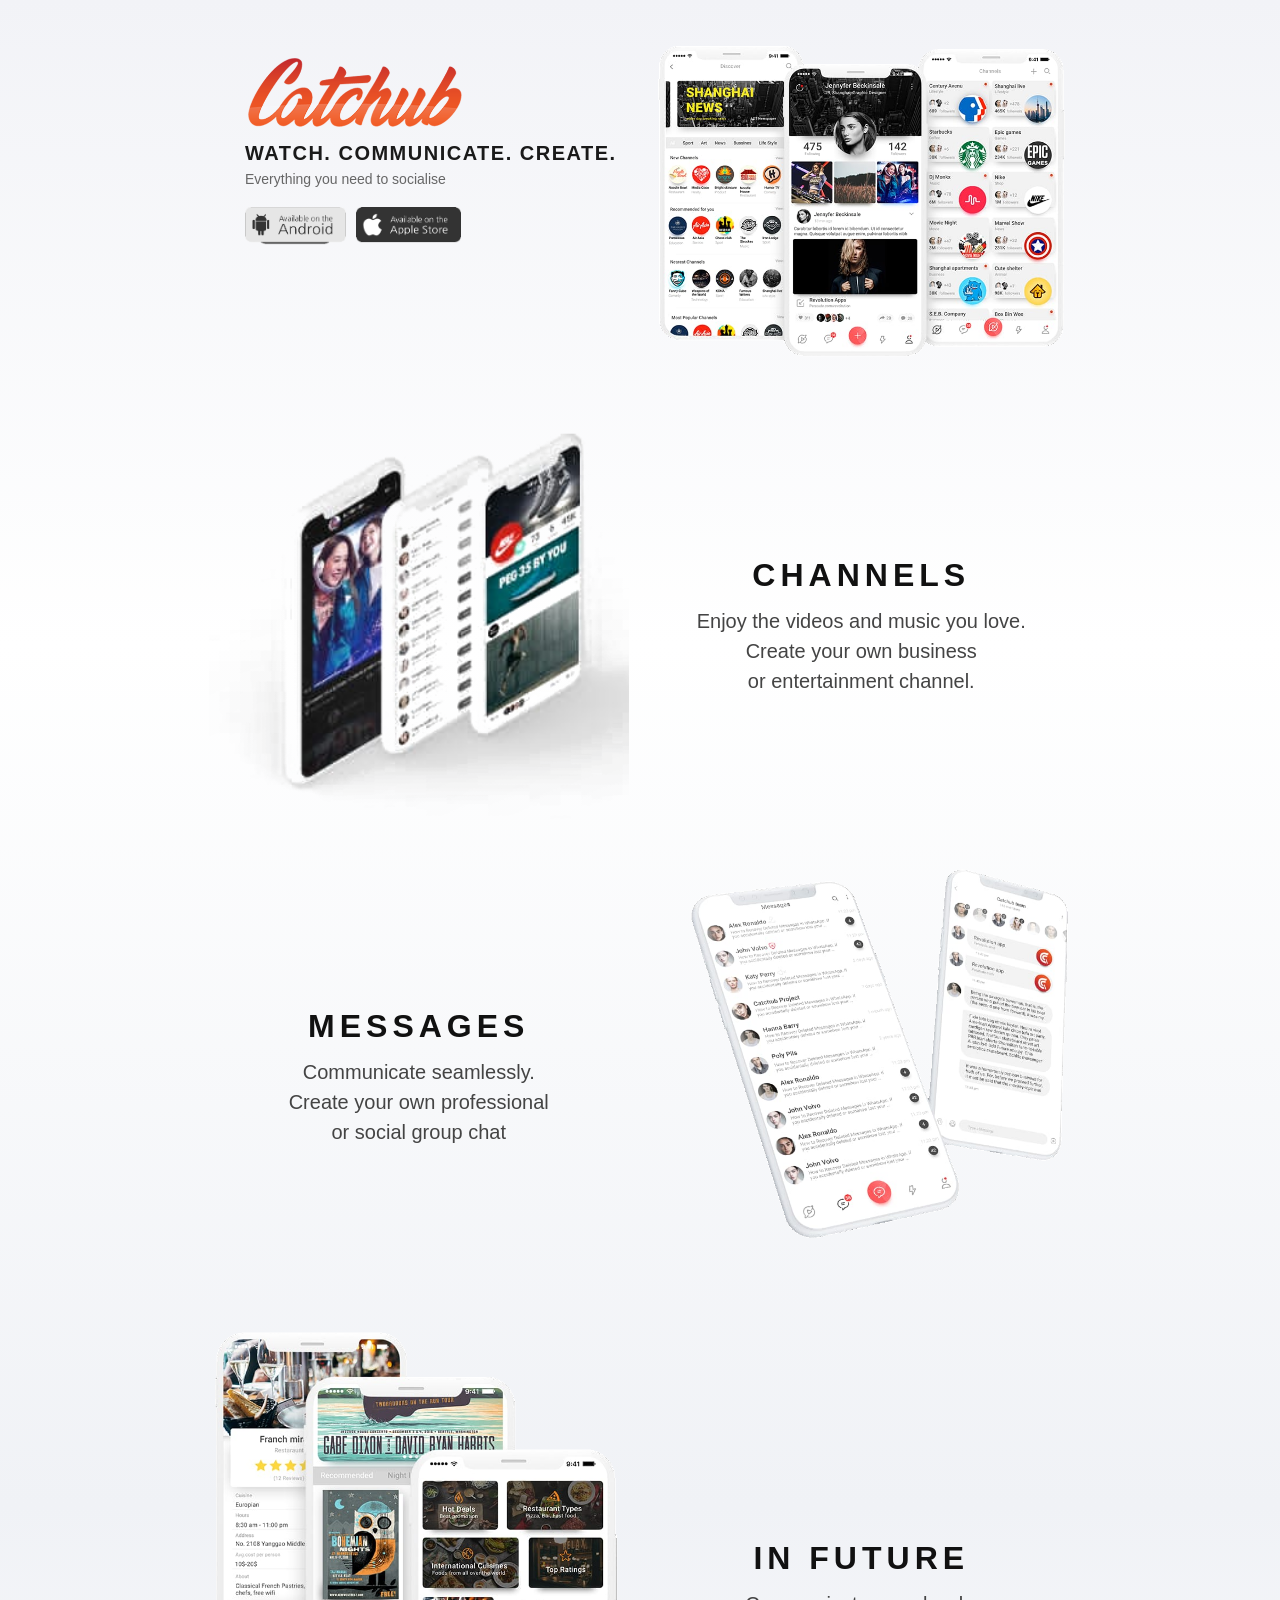
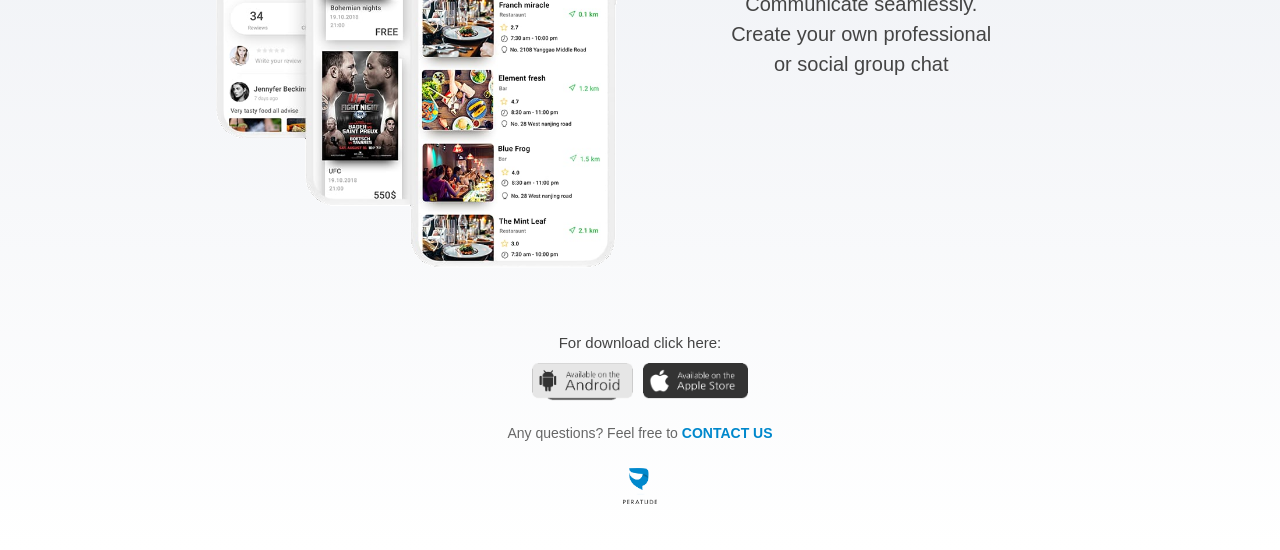
<file: index.html>
<!DOCTYPE html>
<html lang="en">
<head>
    <meta charset="UTF-8">
    <meta name="viewport" content="width=device-width, initial-scale=1.0">
    <title>Catchub Landing Page</title>
    <style>
        * {
            margin: 0;
            padding: 0;
            box-sizing: border-box;
            font-family: -apple-system, BlinkMacSystemFont, "Segoe UI", Roboto, Helvetica, Arial, sans-serif;
        }

        body {
            background: linear-gradient(180deg, #f2f3f7 0%, #ffffff 30%, #f0f2f6 70%, #ffffff 100%);
            color: #333333;
            -webkit-font-smoothing: antialiased;
        }

        .container {
            max-width: 900px;
            margin: 0 auto;
            padding: 20px 15px;
        }

        /* HERO SECTION */
        .hero {
            display: flex;
            align-items: flex-start; /* Aligns top edge of both sides */
            justify-content: space-between;
            padding: 20px 0;
            gap: 20px;
        }

        /* HERO LEFT CONTENT - ALIGNED EXACTLY WITH MOBILE TOP EDGE */
        .hero-left {
            flex: 1;
            max-width: 380px;
            text-align: left;
            margin-top: 15px;   /* Adjusted so logo base matches mobile top line */
            margin-left: 40px;  /* Right side / center shift */
        }

        .hero-left .logo {
            width: 220px;
            margin-bottom: 12px;
            display: block;
        }

        .hero-left h1 {
            font-size: 20px;
            font-weight: 800;
            letter-spacing: 1.5px;
            color: #1a1a1a;
            margin-bottom: 6px;
            text-transform: uppercase;
        }

        .hero-left p {
            font-size: 14px;
            color: #666666;
            margin-bottom: 20px;
        }

        .store-btns {
            display: flex;
            gap: 10px;
            align-items: center;
            justify-content: flex-start;
        }

        .store-btns img {
            height: 42px;
            width: auto;
            cursor: pointer;
            object-fit: contain;
            display: block;
        }

        .hero-right {
            flex: 1;
            display: flex;
            justify-content: flex-end;
        }

        .hero-right img {
            width: 100%;
            max-width: 420px;
        }

        /* FEATURE SECTIONS */
        .feature {
            display: flex;
            align-items: center;
            justify-content: space-between;
            padding: 15px 0;
            gap: 15px;
        }

        .feature-img {
            flex: 1;
            display: flex;
            justify-content: center;
        }

        .feature-img img {
            width: 100%;
            max-width: 420px;
        }

        .feature-text {
            flex: 1;
            text-align: center;
        }

        /* HEADINGS */
        .feature-text h2 {
            font-size: 32px;
            font-weight: 800;
            letter-spacing: 5px;
            color: #111111;
            margin-bottom: 12px;
            text-transform: uppercase;
        }

        /* PARAGRAPH TEXT */
        .feature-text p {
            font-size: 20px;
            line-height: 1.5;
            color: #444444;
            font-weight: 500;
            max-width: 380px;
            margin: 0 auto;
            text-align: center;
        }

        /* FOOTER */
        footer {
            text-align: center;
            padding: 30px 20px 20px;
        }

        footer p.download-title {
            font-size: 15px;
            color: #444444;
            margin-bottom: 12px;
            font-weight: 500;
        }

        footer .store-btns {
            justify-content: center;
            margin-bottom: 20px;
        }

        footer .contact-text {
            font-size: 14px;
            color: #666666;
            margin-bottom: 25px;
        }

        footer .contact-text a {
            color: #0088cc;
            text-decoration: none;
            font-weight: 700;
        }

        footer .brand-logo img {
            height: 40px;
        }

        /* RESPONSIVE DESIGN FOR MOBILE */
        @media (max-width: 768px) {
            .hero, .feature {
                flex-direction: column;
                text-align: center;
                padding: 20px 0;
            }

            .hero-left {
                margin-top: 0;
                margin-left: 0;
                text-align: center;
            }

            .feature-text h2 {
                font-size: 26px;
            }

            .feature-text p {
                font-size: 17px;
            }

            .hero-left .logo {
                margin: 0 auto 15px;
            }

            .hero .store-btns, footer .store-btns {
                justify-content: center;
            }

            .feature.reverse {
                flex-direction: column-reverse;
            }
        }
    </style>
</head>
<body>

    <div class="container">
        
        <!-- HERO -->
        <section class="hero">
            <div class="hero-left">
                <img src="./images/logo.png" alt="Catchub Logo" class="logo">
                <h1>WATCH. COMMUNICATE. CREATE.</h1>
                <p>Everything you need to socialise</p>
                <div class="store-btns">
                    <img src="./images/btn_android.png" alt="Play Store">
                    <img src="./images/btn_apple.png" alt="App Store">
                </div>
            </div>
            <div class="hero-right">
                <img src="./images/hero_phones.png" alt="Hero Phones">
            </div>
        </section>

        <!-- CHANNELS -->
        <section class="feature">
            <div class="feature-img">
                <img src="./images/channels_phones.png" alt="Channels">
            </div>
            <div class="feature-text">
                <h2>CHANNELS</h2>
                <p>Enjoy the videos and music you love.<br>Create your own business<br>or entertainment channel.</p>
            </div>
        </section>

        <!-- MESSAGES -->
        <section class="feature reverse">
            <div class="feature-text">
                <h2>MESSAGES</h2>
                <p>Communicate seamlessly.<br>Create your own professional<br>or social group chat</p>
            </div>
            <div class="feature-img">
                <img src="./images/messages_phones.png" alt="Messages">
            </div>
        </section>

        <!-- IN FUTURE -->
        <section class="feature">
            <div class="feature-img">
                <img src="./images/future_phones.png" alt="In Future">
            </div>
            <div class="feature-text">
                <h2>IN FUTURE</h2>
                <p>Communicate seamlessly.<br>Create your own professional<br>or social group chat</p>
            </div>
        </section>

        <!-- FOOTER -->
        <footer>
            <p class="download-title">For download click here:</p>
            <div class="store-btns">
                <img src="./images/btn_android.png" alt="Play Store">
                <img src="./images/btn_apple.png" alt="App Store">
            </div>
            <p class="contact-text">Any questions? Feel free to <a href="#">CONTACT US</a></p>
            <div class="brand-logo">
                <img src="./images/peratude_logo.png" alt="Peratude">
            </div>
        </footer>

    </div>

</body>
</html>
</file>
